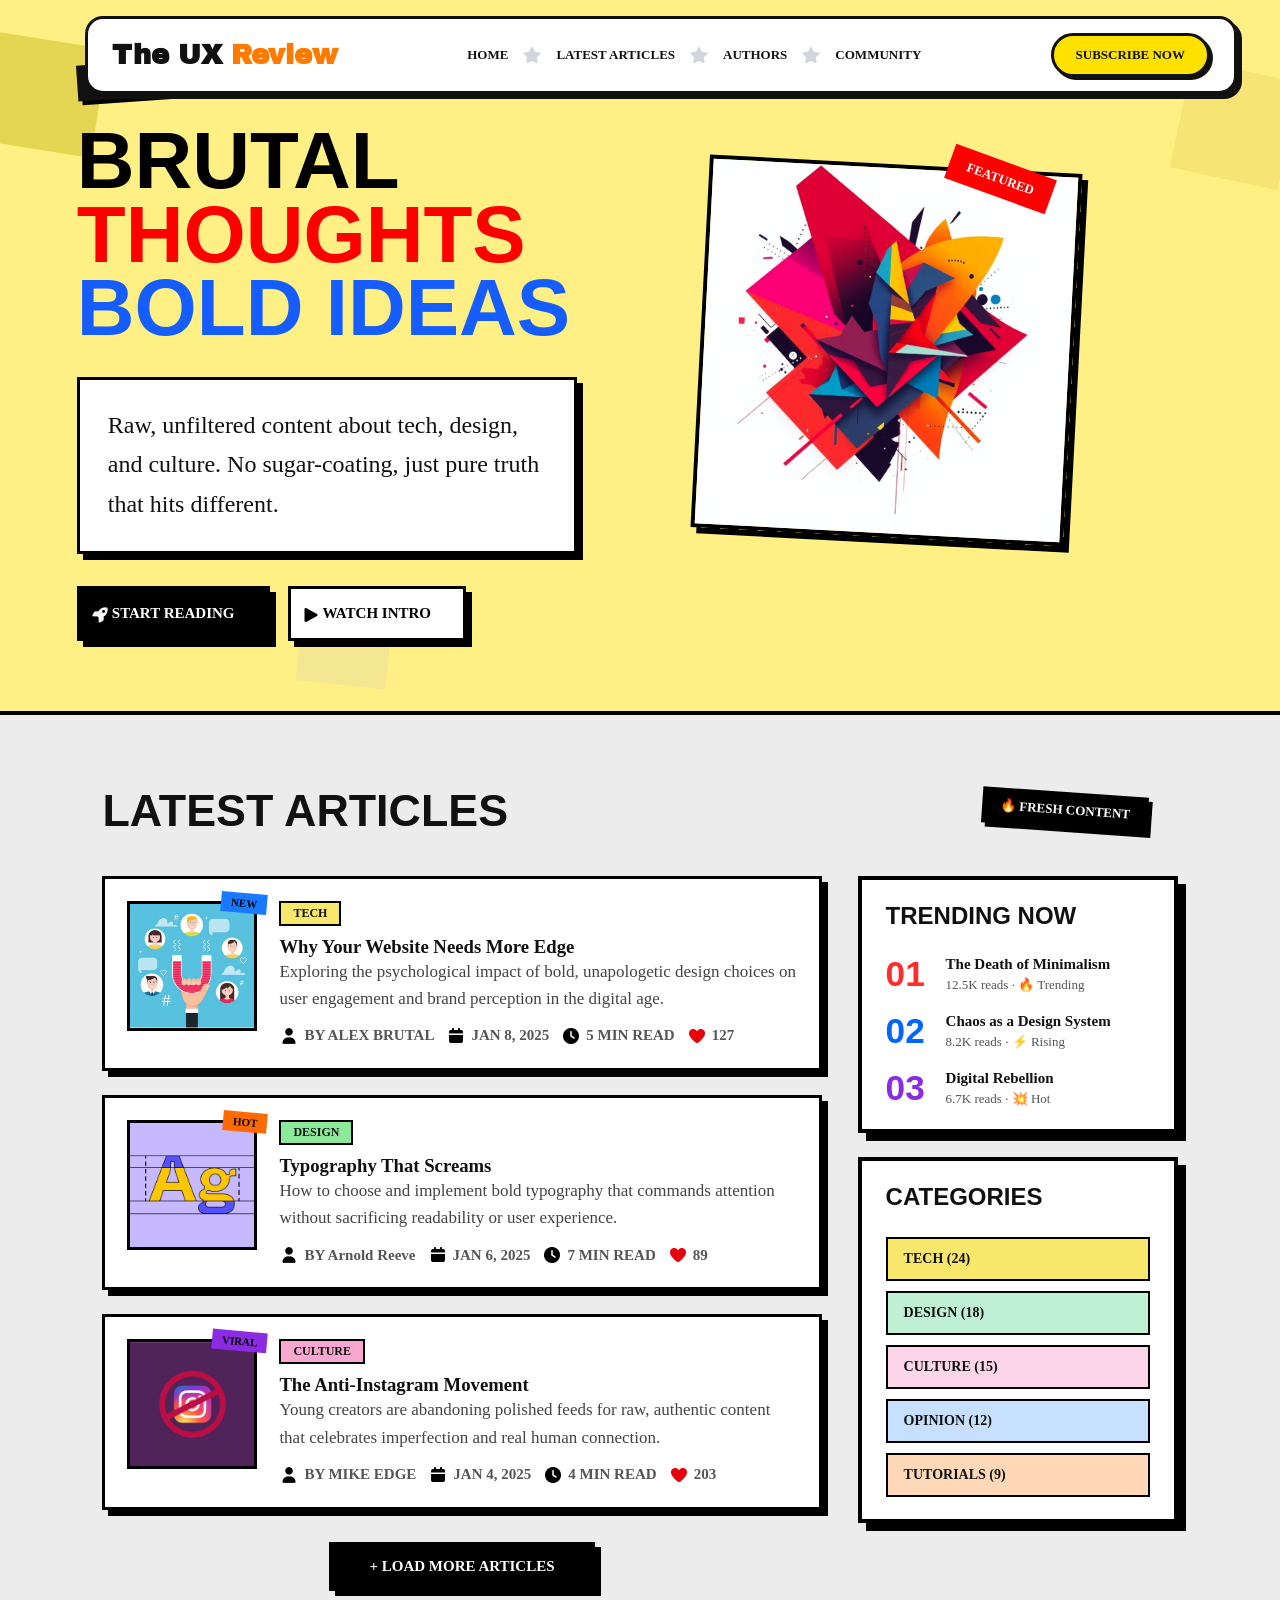
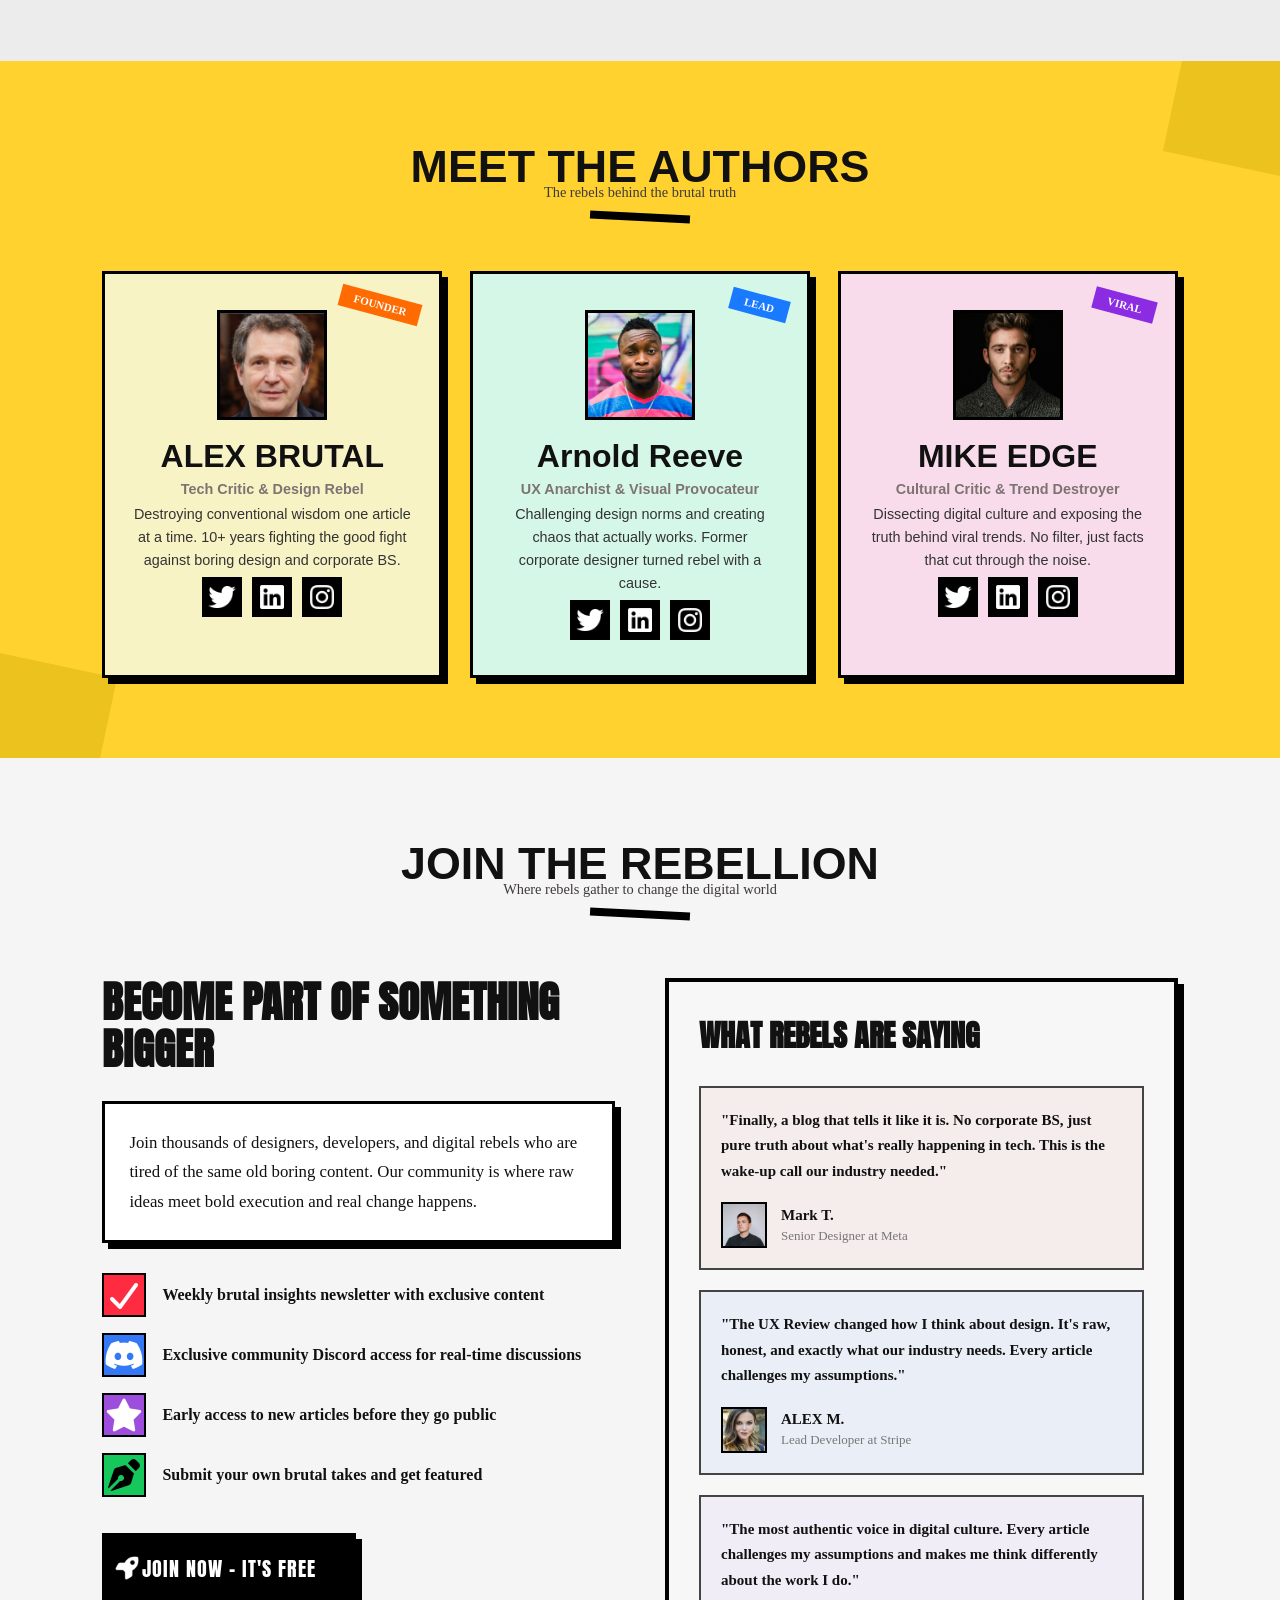
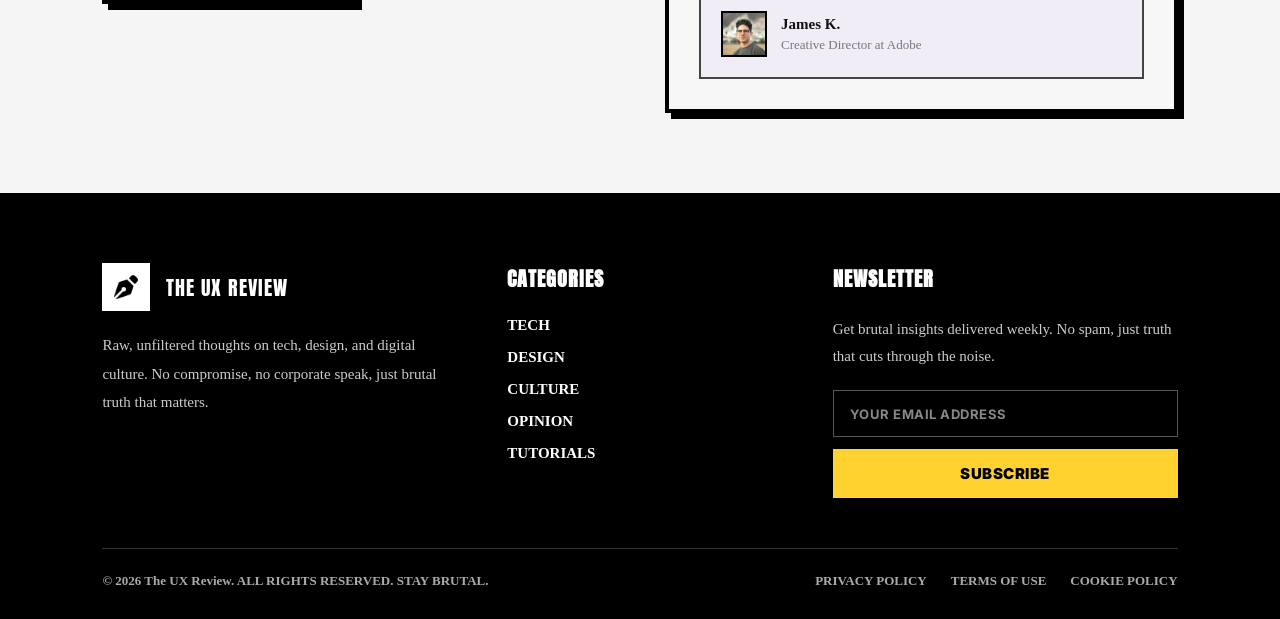
<file: index.html>
<!DOCTYPE html>
<html lang="en">
<head>
  <meta charset="UTF-8" />
  <meta name="viewport" content="width=device-width, initial-scale=1.0" />
  <title>The UX Review</title>
  <link rel="stylesheet" href="style.css">
  <link href="https://fonts.googleapis.com/css2?family=Anton&family=Archivo+Black&family=Inter:wght@400;500;600;700;900&display=swap"rel="stylesheet"/>
  <link rel="stylesheet" href="https://cdnjs.cloudflare.com/ajax/libs/font-awesome/6.5.2/css/all.min.css">
</head>
<body>


<div class="upper-section">

  <!-- Decorative squares -->
  <div class="deco deco-1"></div>
  <div class="deco deco-2"></div>
  <div class="deco deco-3"></div>


  <header class="navbar">
    <div class="navbar-logo">The UX <span>Review</span></div>

    <nav>
      <a href="#hero">HOME</a>
      <span> <img src="./images/icons/star-solid-full.png" alt="star"></span>
      <a href="#latestArticles">LATEST ARTICLES</a>
      <span> <img src="./images/icons/star-solid-full.png" alt="star"></span>
      <a href="#authors">AUTHORS</a>
      <span> <img src="./images/icons/star-solid-full.png" alt="star"></span>
      <a href="#community">COMMUNITY</a>
    </nav>

    <a href="#community" class="subscribe-btn">SUBSCRIBE NOW</a>
  </header>

  
  <section class="hero" id="hero">
    <div class="hero-content">
      <span class="hero-tag">🔥 TRENDING NOW</span>

      <h1>
        <span class="text-black">BRUTAL</span><br/>
        <span class="text-red">THOUGHTS</span><br/>
        <span class="text-blue">BOLD IDEAS</span><br>
      </h1>

      <div class="description-box">
        Raw, unfiltered content about tech, design, and culture.
        No sugar-coating, just pure truth that hits different.
      </div>

      <div class="hero-buttons">
        <a href="#latestArticles" class="btn btn-dark"> <img src="images/icons/rocket-solid-full.png" alt="rocket"> START READING</a>
        <a href="#" class="btn btn-light"> <img src="images/icons/play-solid-full.png" alt="play"> WATCH INTRO</a>
      </div>
    </div>

    <div class="hero-image">
      <span class="featured-tag">FEATURED</span>
      <img src="./images/hero-img.png" alt="Abstract brutalist geometric art" />
    </div>
  </section>

  <div class="hero-divider"></div>
</div>


<section class="articles-section" id="latestArticles">

  <div class="articles-header">
    <h2 class="section-title">LATEST ARTICLES</h2>
    <span class="section-badge fresh-badge">🔥 FRESH CONTENT</span>
  </div>

  <div class="articles-layout">

    
    <div class="articles-list">

      <article class="article-card">
        <div class="article-img-wrap">
          <img src="./images/user-engagement-2.jpg" alt="User engagement">
          <span class="card-badge badge-new">NEW</span>
        </div>
        <div class="article-info-1">
          <span class="mini-tag tag-tech">TECH</span>
          <h3>Why Your Website Needs More Edge</h3>
          <p>Exploring the psychological impact of bold, unapologetic design choices on user engagement and brand perception in the digital age.</p>
          <div class="meta">
            <span> <img src="images/icons/user-solid-full.png" alt="user"> BY ALEX BRUTAL</span>
            <span> <img src="images/icons/calendar-solid-full.png" alt="calender"> JAN 8, 2025</span>
            <span> <img src="images/icons/clock-solid-full.png" alt="clock"> 5 MIN READ</span>
            <span> <img src="images/icons/heart-solid-full-red.png" alt="heart"> 127</span>
          </div>
        </div>
      </article>

      <article class="article-card">
        <div class="article-img-wrap">
          <img src="./images/guide-to-typography.avif" alt="Typography guide">
          <span class="card-badge badge-hot">HOT</span>
        </div>
        <div class="article-info-2">
          <span class="mini-tag tag-design">DESIGN</span>
          <h3>Typography That Screams</h3>
          <p>How to choose and implement bold typography that commands attention without sacrificing readability or user experience.</p>
          <div class="meta">
            <span> <img src="images/icons/user-solid-full.png" alt="user"> BY Arnold Reeve</span>
            <span> <img src="images/icons/calendar-solid-full.png" alt="calender"> JAN 6, 2025</span>
            <span> <img src="images/icons/clock-solid-full.png" alt="clock"> 7 MIN READ</span>
            <span> <img src="images/icons/heart-solid-full-red.png" alt="heart"> 89</span>
          </div>
        </div>
      </article>

      <article class="article-card">
        <div class="article-img-wrap">
          <img src="./images/anti-instagram.jpg" alt="Anti-Instagram movement">
          <span class="card-badge badge-viral">VIRAL</span>
        </div>
        <div class="article-info-3">
          <span class="mini-tag tag-culture">CULTURE</span>
          <h3>The Anti-Instagram Movement</h3>
          <p>Young creators are abandoning polished feeds for raw, authentic content that celebrates imperfection and real human connection.</p>
          <div class="meta">
            <span> <img src="images/icons/user-solid-full.png" alt="user"> BY MIKE EDGE</span>
            <span> <img src="images/icons/calendar-solid-full.png" alt="calender"> JAN 4, 2025</span>
            <span> <img src="images/icons/clock-solid-full.png" alt="clock"> 4 MIN READ</span>
            <span> <img src="images/icons/heart-solid-full-red.png" alt="heart"> 203</span>
          </div>
        </div>
      </article>

      <div class="load-more-wrap">
        <a href="#" class="load-more">+ LOAD MORE ARTICLES</a>
      </div>

    </div>

    
    <aside class="sidebar">

      <div class="sidebar-box">
        <h2 class="sidebar-heading">TRENDING NOW</h2>

        <div class="trend-item">
          <span class="trend-num num-red">01</span>
          <div class="trend-content">
            <h4>The Death of Minimalism</h4>
            <p>12.5K reads &middot; 🔥 Trending</p>
          </div>
        </div>

        <div class="trend-item">
          <span class="trend-num num-blue">02</span>
          <div class="trend-content">
            <h4>Chaos as a Design System</h4>
            <p>8.2K reads &middot; ⚡ Rising</p>
          </div>
        </div>

        <div class="trend-item">
          <span class="trend-num num-purple">03</span>
          <div class="trend-content">
            <h4>Digital Rebellion</h4>
            <p>6.7K reads &middot; 💥 Hot</p>
          </div>
        </div>
      </div>

      <div class="sidebar-box">
        <h2 class="sidebar-heading">CATEGORIES</h2>
        <div class="category cat-tech">TECH (24)</div>
        <div class="category cat-design">DESIGN (18)</div>
        <div class="category cat-culture">CULTURE (15)</div>
        <div class="category cat-opinion">OPINION (12)</div>
        <div class="category cat-tutorials">TUTORIALS (9)</div>
      </div>

    </aside>

  </div>

</section>


<section class="authors-section" id="authors">
  <h2 class="section-title centered">MEET THE AUTHORS</h2>
  <p class="section-subtitle">The rebels behind the brutal truth</p>
  <div class="section-underline"></div>

  <div class="authors-grid">

    <div class="author-card card-cream">
      <span class="author-badge badge-founder">FOUNDER</span>
      <img src="./images/avatar-1.jpg" alt="Alex Brutal" />
      <h3>ALEX BRUTAL</h3>
      <p class="author-role">Tech Critic &amp; Design Rebel</p>
      <p class="author-bio">Destroying conventional wisdom one article at a time. 10+ years fighting the good fight against boring design and corporate BS.</p>
      <div class="socials">
        <a href="#" class="social-link-1"> <img src="images/icons/twitter-brands-solid-full.png" alt="twitter"></a>
        <a href="#" class="social-link-2"> <img src="images/icons/linkedin-brands-solid-full.png" alt="linkedin"></a>
        <a href="#" class="social-link-3"> <img src="images/icons/instagram-brands-solid-full.png" alt="instagram"></a>
      </div>
    </div>

    <div class="author-card card-mint">
      <span class="author-badge badge-lead">LEAD</span>
      <img src="./images/avatar-2.jpg" alt="Arnold Reeve" />
      <h3>Arnold Reeve</h3>
      <p class="author-role">UX Anarchist &amp; Visual Provocateur</p>
      <p class="author-bio">Challenging design norms and creating chaos that actually works. Former corporate designer turned rebel with a cause.</p>
      <div class="socials">
        <a href="#" class="social-link-1"> <img src="images/icons/twitter-brands-solid-full.png" alt="twitter"></a>
        <a href="#" class="social-link-2"> <img src="images/icons/linkedin-brands-solid-full.png" alt="linkedin"></a>
        <a href="#" class="social-link-3"> <img src="images/icons/instagram-brands-solid-full.png" alt="instagram"></a>
      </div>
    </div>

    <div class="author-card card-pink">
      <span class="author-badge badge-viral-purple">VIRAL</span>
      <img src="./images/avatar-3.jpg" alt="Mike Edge" />
      <h3>MIKE EDGE</h3>
      <p class="author-role">Cultural Critic &amp; Trend Destroyer</p>
      <p class="author-bio">Dissecting digital culture and exposing the truth behind viral trends. No filter, just facts that cut through the noise.</p>
      <div class="socials">
        <a href="#" class="social-link-1"> <img src="images/icons/twitter-brands-solid-full.png" alt="twitter"></a>
        <a href="#" class="social-link-2"> <img src="images/icons/linkedin-brands-solid-full.png" alt="linkedin"></a>
        <a href="#" class="social-link-3"> <img src="images/icons/instagram-brands-solid-full.png" alt="instagram"></a>
      </div>
    </div>

  </div>
</section>


<section class="community-section" id="community">

  <div class="section-header">
    <h2 class="section-title centered">JOIN THE REBELLION</h2>
    <p class="section-subtitle">Where rebels gather to change the digital world</p>
    <div class="section-underline"></div>
  </div>

  <div class="community-grid">

    
    <div class="left-content">
      <h3 class="community-heading">BECOME PART OF SOMETHING BIGGER</h3>

      <div class="intro-box">
        Join thousands of designers, developers, and digital rebels
        who are tired of the same old boring content. Our community
        is where raw ideas meet bold execution and real change happens.
      </div>

      <div class="feature-list">
        <div class="feature-item">
          <div class="feat-icon icon-red"> <img src="images/icons/check-solid-full.png" alt="check"></div>
          <p>Weekly brutal insights newsletter with exclusive content</p>
        </div>
        <div class="feature-item">
          <div class="feat-icon icon-blue"> <img src="images/icons/discord-brands-solid-full.png" alt="discord"></div>
          <p>Exclusive community Discord access for real-time discussions</p>
        </div>
        <div class="feature-item">
          <div class="feat-icon icon-purple"> <img src="images/icons/star-solid-full-white.png" alt="star"></div>
          <p>Early access to new articles before they go public</p>
        </div>
        <div class="feature-item">
          <div class="feat-icon icon-green"> <img src="images/icons/pen-nib-solid-full.png" alt="pen"></div>
          <p>Submit your own brutal takes and get featured</p>
        </div>
      </div>

      <button class="join-btn"> <img src="images/icons/rocket-solid-full.png" alt="rocket"> JOIN NOW - IT'S FREE</button>
    </div>

    
    <div class="testimonial-wrapper">
      <h3 class="testimonial-heading">WHAT REBELS ARE SAYING</h3>

      <div class="testimonial t-pink">
        <p>"Finally, a blog that tells it like it is. No corporate BS, just pure truth about what's really happening in tech. This is the wake-up call our industry needed."</p>
        <div class="testimonial-user">
          <img src="./images/avatar-4.avif" alt="Mark T." />
          <div>
            <h4>Mark T.</h4>
            <span>Senior Designer at Meta</span>
          </div>
        </div>
      </div>

      <div class="testimonial t-blue">
        <p>"The UX Review changed how I think about design. It's raw, honest, and exactly what our industry needs. Every article challenges my assumptions."</p>
        <div class="testimonial-user">
          <img src="./images/avatar-5.jpg" alt="Alex M." />
          <div>
            <h4>ALEX M.</h4>
            <span>Lead Developer at Stripe</span>
          </div>
        </div>
      </div>

      <div class="testimonial t-lavender">
        <p>"The most authentic voice in digital culture. Every article challenges my assumptions and makes me think differently about the work I do."</p>
        <div class="testimonial-user">
          <img src="./images/avatar-6.avif" alt="James K." />
          <div>
            <h4>James K.</h4>
            <span>Creative Director at Adobe</span>
          </div>
        </div>
      </div>
    </div>

  </div>
</section>


<footer class="footer">
  <div class="footer-grid">

    <div class="footer-about">
      <div class="footer-logo">
        <div class="logo-icon"> <img src="images/icons/pen-nib-solid-full.png" alt="logo"></div>
        <span>THE UX REVIEW</span>
      </div>
      <p>Raw, unfiltered thoughts on tech, design, and digital culture. No compromise, no corporate speak, just brutal truth that matters.</p>
    </div>

    <div class="footer-links">
      <h4>CATEGORIES</h4>
      <ul>
        <li><a href="#">TECH</a></li>
        <li><a href="#">DESIGN</a></li>
        <li><a href="#">CULTURE</a></li>
        <li><a href="#">OPINION</a></li>
        <li><a href="#">TUTORIALS</a></li>
      </ul>
    </div>

    <div class="footer-newsletter">
      <h4>NEWSLETTER</h4>
      <p>Get brutal insights delivered weekly. No spam, just truth that cuts through the noise.</p>
      <input type="email" placeholder="YOUR EMAIL ADDRESS" />
      <button>SUBSCRIBE</button>
    </div>

  </div>

  <div class="footer-bottom">
    <p>&copy; 2026 The UX Review. ALL RIGHTS RESERVED. STAY BRUTAL.</p>
    <div class="footer-legal">
      <a href="#">PRIVACY POLICY</a>
      <a href="#">TERMS OF USE</a>
      <a href="#">COOKIE POLICY</a>
    </div>
  </div>
</footer>

</body>
</html>
</file>
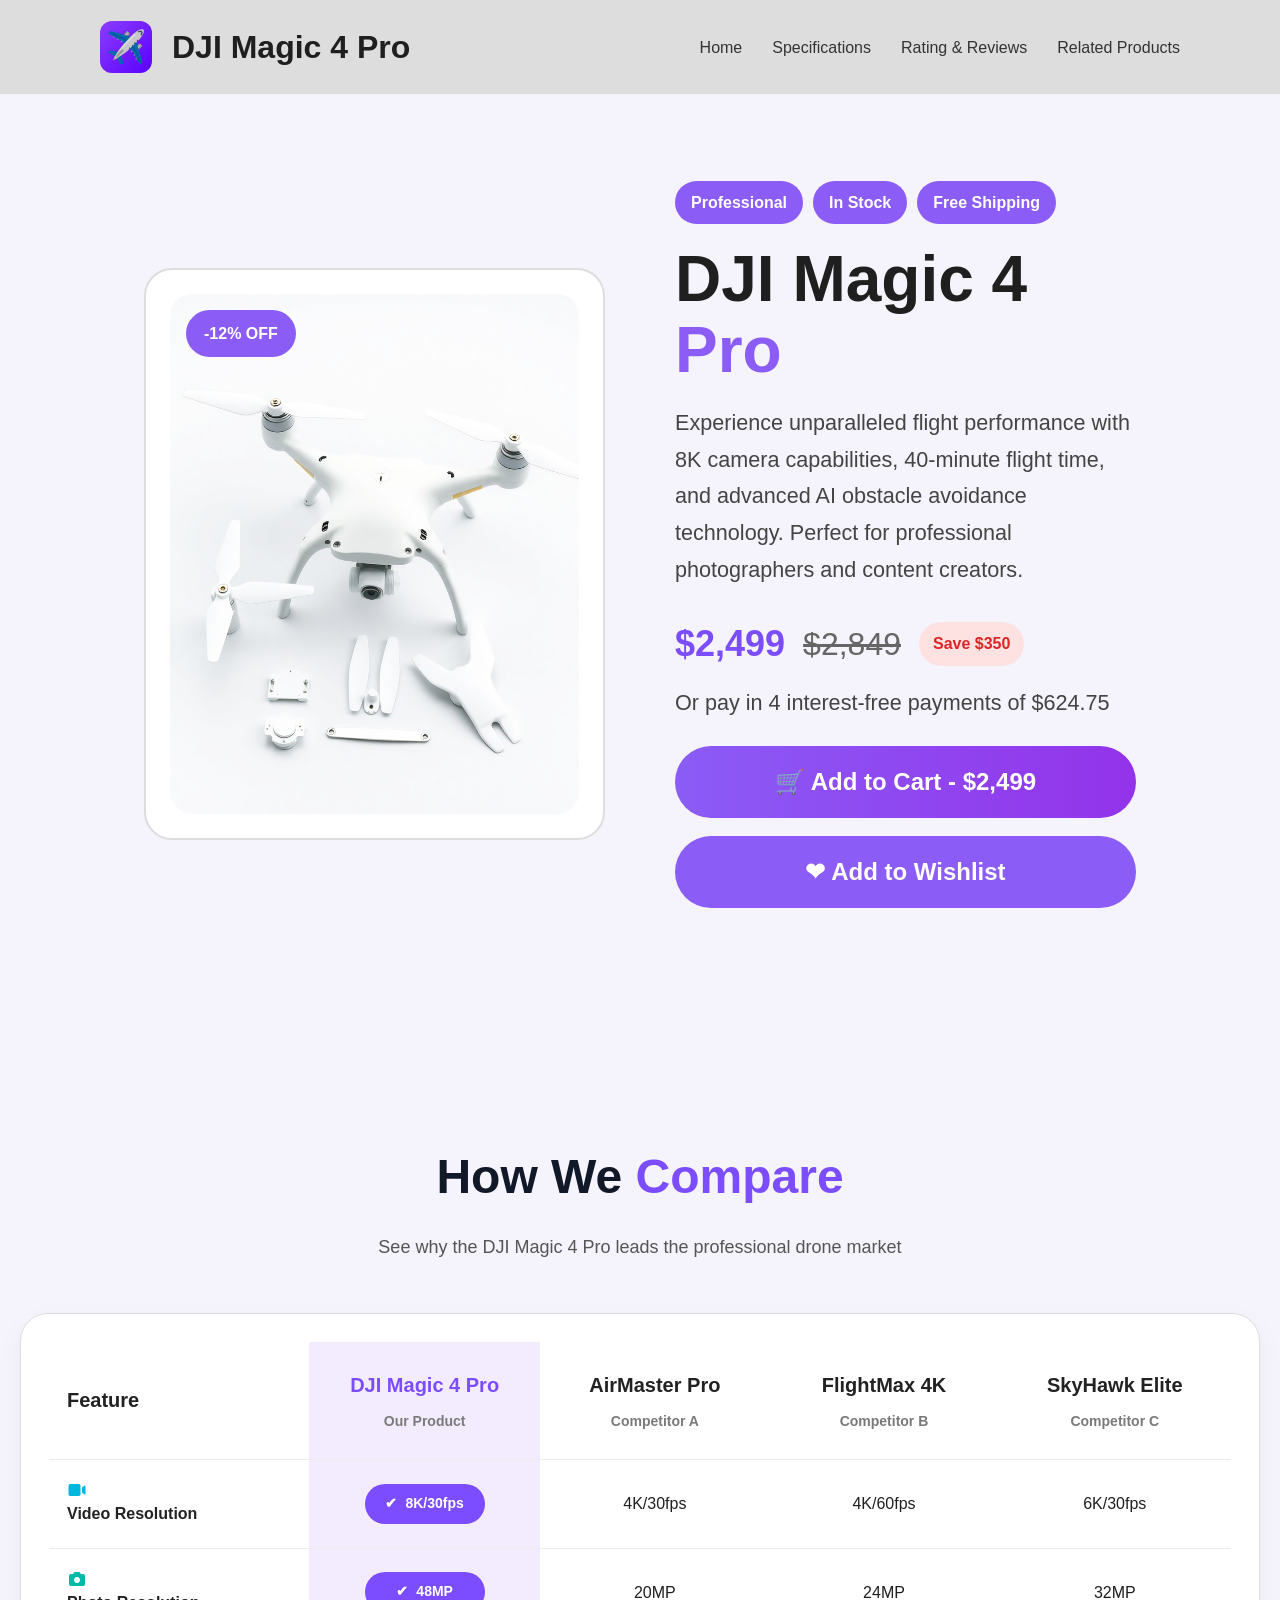
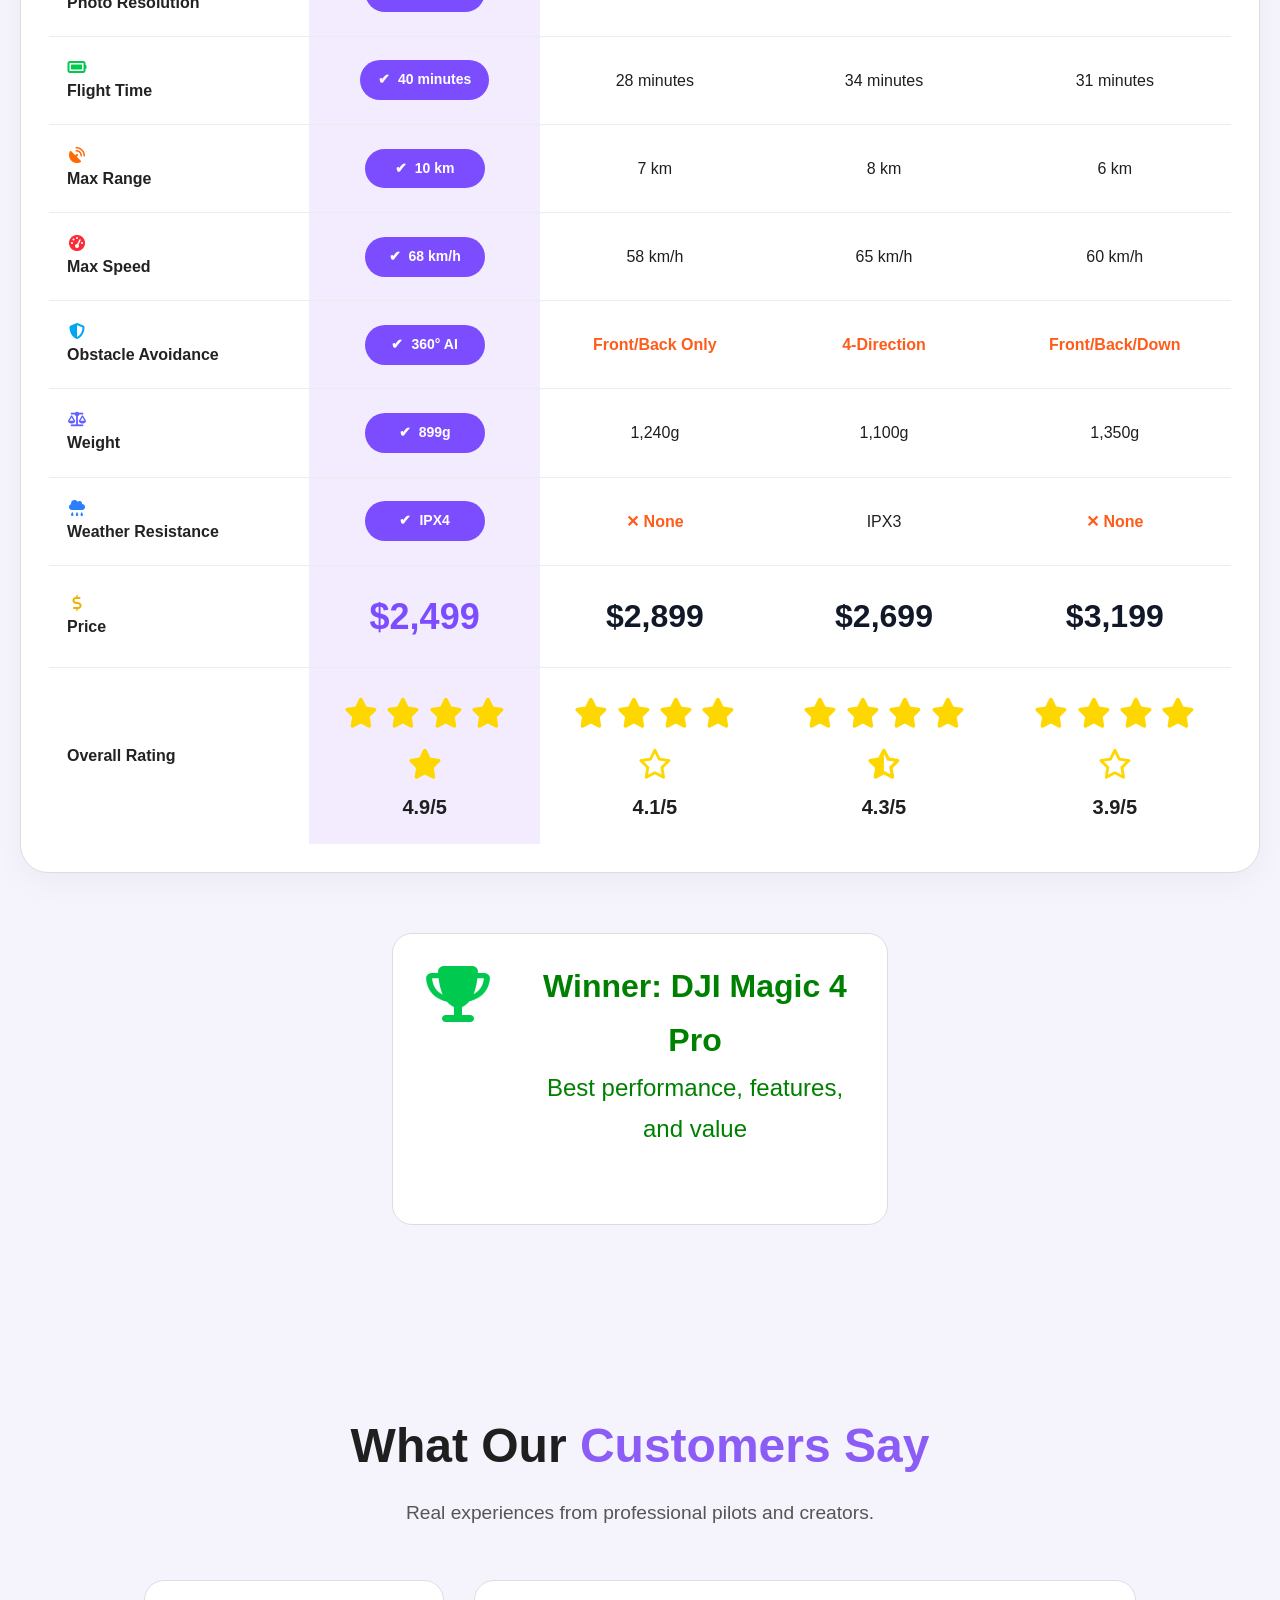
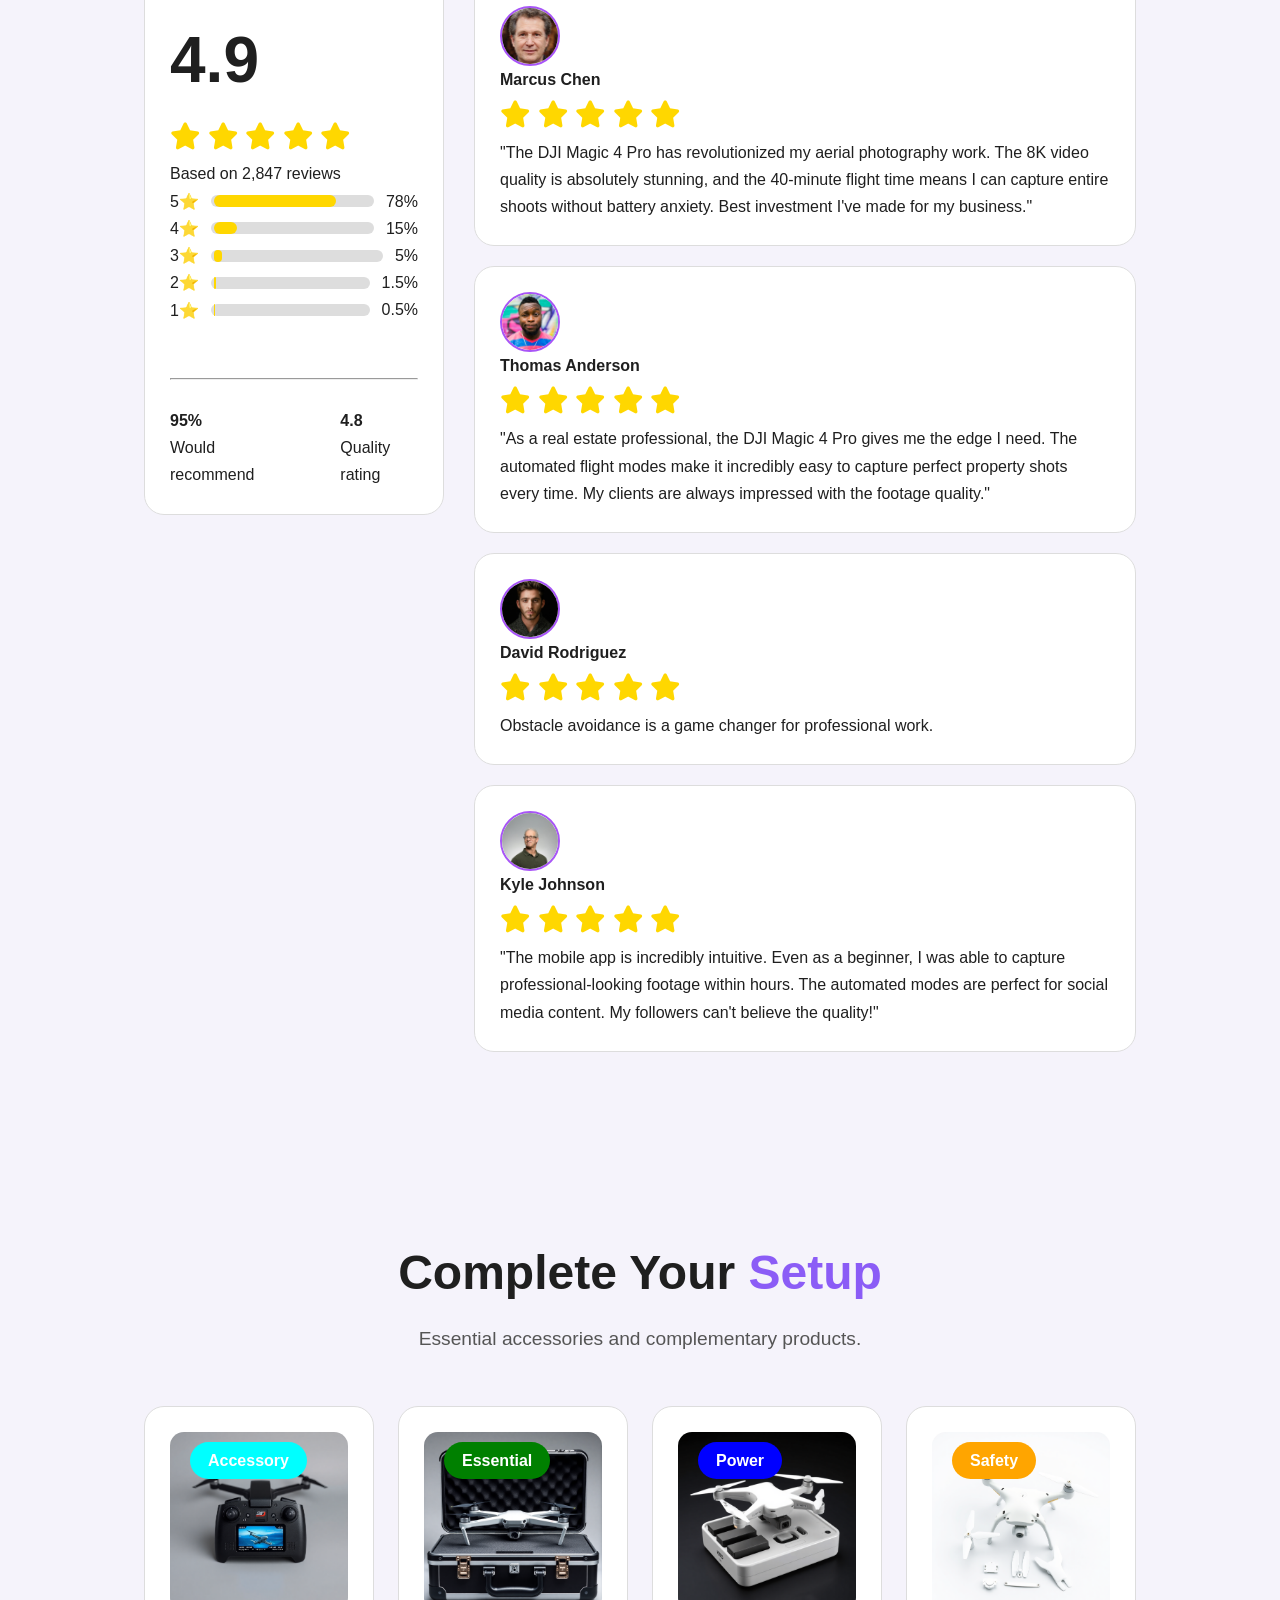
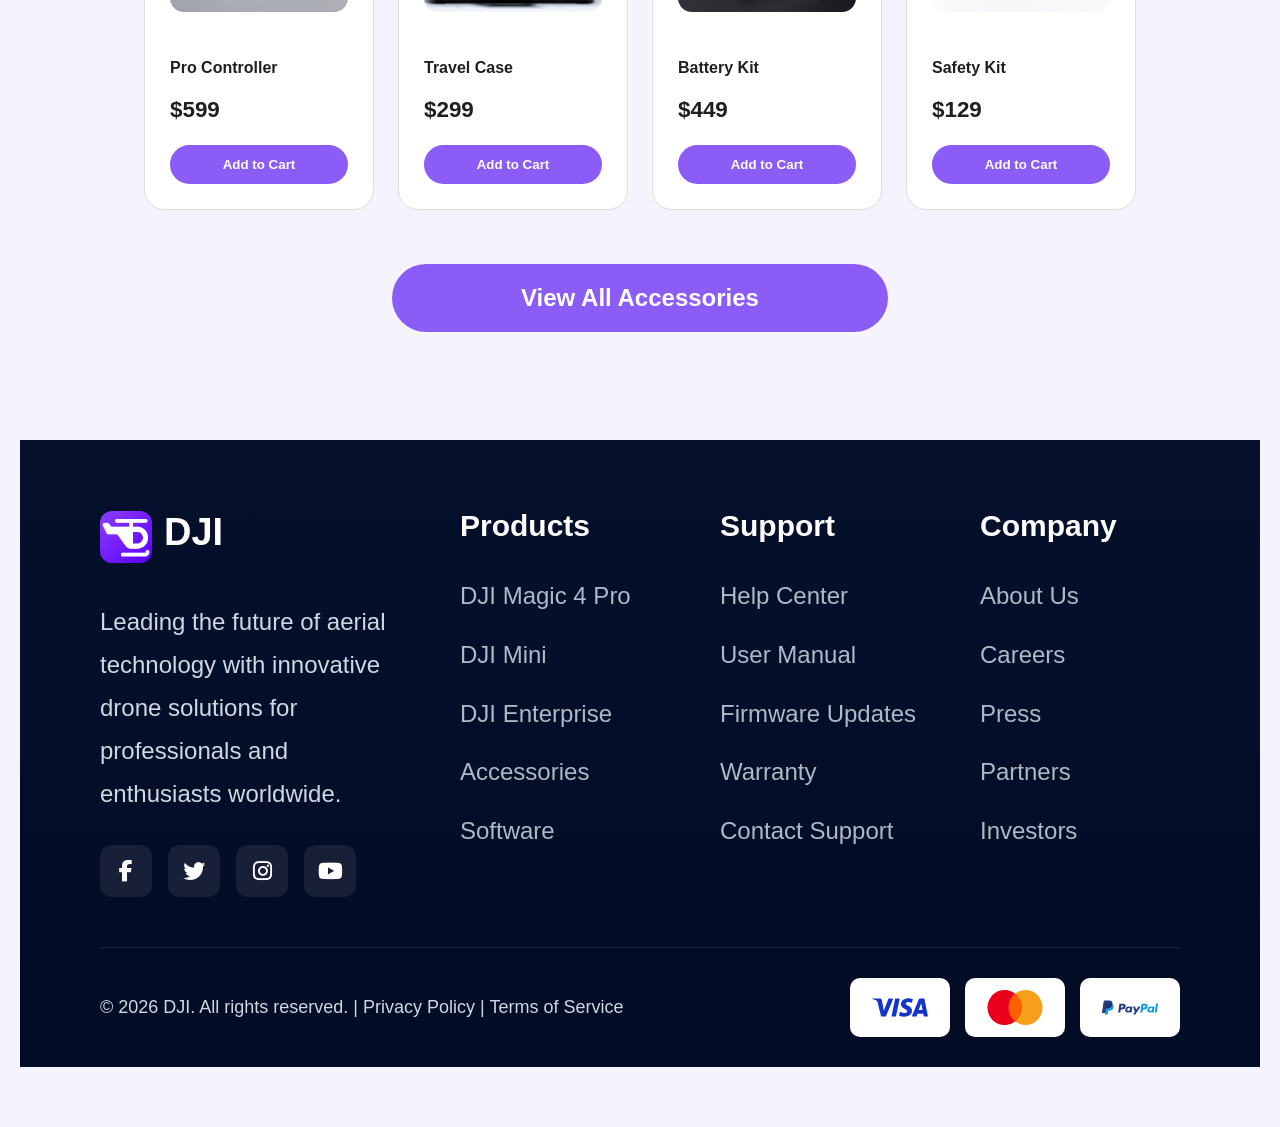
<file: pages/index.html>
<!doctype html>
<html lang="en">
<head>
<meta charset="UTF-8" />
<meta name="viewport" content="width=device-width, initial-scale=1.0" />
<title>DJI Magic 4 Pro</title>
<link rel="stylesheet"
href="https://cdnjs.cloudflare.com/ajax/libs/font-awesome/6.5.1/css/all.min.css">
<link rel="stylesheet" href="../css/style.css">
</head>
<body>

<header class="header">
<div class="container nav">
<div class="logo">
<div class="logo-icon">✈️</div>
<span>DJI Magic 4 Pro</span>
</div>

<nav>
<a class="Home" href="#Home">Home</a>
<a class="specs" href="#specs">Specifications</a>
<a class="reviews" href="#reviews">Rating & Reviews</a>
<a class="products" href="#products">Related Products</a>
</nav>
</div>
</header>


<section class="hero">
<div class="container hero-grid">
<div class="product-image-card">
<span class="discount">-12% OFF</span>
<img src="../images/related-products-4.png" alt="Drone" />
</div>

<div class="product-info">
<div class="badges">
<span>Professional</span>
<span>In Stock</span>
<span>Free Shipping</span>
</div>

<h1>DJI Magic 4 <span>Pro</span></h1>

<p>
Experience unparalleled flight performance with 8K camera
capabilities, 40-minute flight time, and advanced AI obstacle
avoidance technology. Perfect for professional photographers and
content creators.
</p>

<div class="price-row">
<div class="price">$2,499</div>
<div class="old-price">$2,849</div>
<div class="save">Save $350</div>
</div>

<p class="installment">
Or pay in 4 interest-free payments of $624.75
</p>

<button class="btn btn-primary">🛒 Add to Cart - $2,499</button>
<button class="btn btn-outline">❤ Add to Wishlist</button>
</div>
</div>
</section>

<section class="compare-section">
<h1>How We <span>Compare</span></h1>

<p>See why the DJI Magic 4 Pro leads the professional drone market</p>

<div class="table-wrapper">
<table>
<thead>
<tr>
    <th>Feature</th>

    <th class="featured featured-top">
    DJI Magic 4 Pro
    <span class="sub">Our Product</span>
    </th>

    <th>
    AirMaster Pro
    <span class="sub">Competitor A</span>
    </th>

    <th>
    FlightMax 4K
    <span class="sub">Competitor B</span>
    </th>

    <th>
    SkyHawk Elite
    <span class="sub">Competitor C</span>
    </th>
</tr>
</thead>

<tbody>
<tr>
    <td>
    <span class="icon"
        ><img
        src="../images/icons/video-solid-full.png"
        alt="Video Resolution" /></span
    >Video Resolution
    </td>

    <td class="featured">
    <span class="badge">
        <span class="check">✔</span> 8K/30fps
    </span>
    </td>

    <td>4K/30fps</td>
    <td>4K/60fps</td>
    <td>6K/30fps</td>
</tr>

<tr>
    <td>
    <span class="icon"
        ><img
        src="../images/icons/camera-solid-full.png"
        alt="Photo Resolution" /></span
    >Photo Resolution
    </td>

    <td class="featured">
    <span class="badge"> <span class="check">✔</span> 48MP </span>
    </td>

    <td>20MP</td>
    <td>24MP</td>
    <td>32MP</td>
</tr>

<tr>
    <td>
    <span class="icon"
        ><img
        src="../images/icons/battery-full-solid-full.png"
        alt="Flight Time" /></span
    >Flight Time
    </td>

    <td class="featured">
    <span class="badge">
        <span class="check">✔</span> 40 minutes
    </span>
    </td>

    <td>28 minutes</td>
    <td>34 minutes</td>
    <td>31 minutes</td>
</tr>

<tr>
    <td>
    <span class="icon"
        ><img
        src="../images/icons/satellite-dish-solid-full.png"
        alt=" Max Range " /></span
    >Max Range
    </td>

    <td class="featured">
    <span class="badge"> <span class="check">✔</span> 10 km </span>
    </td>

    <td>7 km</td>
    <td>8 km</td>
    <td>6 km</td>
</tr>

<tr>
    <td>
    <span class="icon"
        ><img
        src="../images/icons/gauge-high-solid-full.png"
        alt=" Max Speed " /></span
    >Max Speed
    </td>

    <td class="featured">
    <span class="badge">
        <span class="check">✔</span> 68 km/h
    </span>
    </td>

    <td>58 km/h</td>
    <td>65 km/h</td>
    <td>60 km/h</td>
</tr>

<tr>
    <td>
    <span class="icon"
        ><img
        src="../images/icons/shield-halved-solid-full.png"
        alt=" Obstacle Avoidance " /></span
    >Obstacle Avoidance
    </td>

    <td class="featured">
    <span class="badge">
        <span class="check">✔</span> 360° AI
    </span>
    </td>

    <td class="orange">Front/Back Only</td>
    <td class="orange">4-Direction</td>
    <td class="orange">Front/Back/Down</td>
</tr>

<tr>
    <td>
    <span class="icon"
        ><img
        src="../images/icons/scale-balanced-solid-full.png"
        alt="Weight" /></span
    >Weight
    </td>

    <td class="featured">
    <span class="badge"> <span class="check">✔</span> 899g </span>
    </td>

    <td>1,240g</td>
    <td>1,100g</td>
    <td>1,350g</td>
</tr>

<tr>
    <td>
    <span class="icon"
        ><img
        src="../images/icons/cloud-rain-solid-full.png"
        alt=" Weather Resistance " /></span
    >Weather Resistance
    </td>

    <td class="featured">
    <span class="badge"> <span class="check">✔</span> IPX4 </span>
    </td>

    <td class="orange">✕ None</td>
    <td>IPX3</td>
    <td class="orange">✕ None</td>
</tr>

<tr>
    <td>
    <span class="icon"
        ><img
        src="../images/icons/dollar-sign-solid-full.png"
        alt="Price" /></span
    >Price
    </td>

    <td class="featured">
    <div class="price">$2,499</div>
    </td>

    <td><div class="normal-price">$2,899</div></td>
    <td><div class="normal-price">$2,699</div></td>
    <td><div class="normal-price">$3,199</div></td>
</tr>

<tr>
    <td>Overall Rating</td>

    <td class="featured">
    <div class="stars-icon">
        <i class="fa-solid fa-star"></i>
        <i class="fa-solid fa-star"></i>
        <i class="fa-solid fa-star"></i>
        <i class="fa-solid fa-star"></i>
        <i class="fa-solid fa-star"></i>
    </div>
    <div class="rating">4.9/5</div>
    </td>

    <td>
    <div class="stars-icon">
        <i class="fa-solid fa-star"></i>
        <i class="fa-solid fa-star"></i>
        <i class="fa-solid fa-star"></i>
        <i class="fa-solid fa-star"></i>
        <i class="fa-regular fa-star"></i>
        </div>
    </div>
    <div class="rating">4.1/5</div>
    </td>

    <td>
    <div class="stars-icon">
        <i class="fa-solid fa-star"></i>
        <i class="fa-solid fa-star"></i>
        <i class="fa-solid fa-star"></i>
        <i class="fa-solid fa-star"></i>
        <i class="fa-solid fa-star-half-stroke"></i>
    </div>
    </div>
    <div class="rating">4.3/5</div>
    </td>

    <td>
    <div class="stars-icon">
        <i class="fa-solid fa-star"></i>
        <i class="fa-solid fa-star"></i>
        <i class="fa-solid fa-star"></i>
        <i class="fa-solid fa-star"></i>
        <i class="fa-regular fa-star"></i>                  
        </div>
    </div>
    <div class="rating">3.9/5</div>
    </td>
</tr>
</tbody>
</table>
</div>
<div class="best-performance">
<div class="icon">
<img
src="../images/icons/trophy-solid-full.png"
alt="Best Performance"
/>
</div>

<div class="content-best">
<h3>Winner: DJI Magic 4 Pro</h3>
<p>Best performance, features, and value</p>
</div>
</div>
</section>


<section class="reviews" id="reviews">
<div class="container">
<h2>What Our <span>Customers Say</span></h2>
<p class="section-subtitle">
Real experiences from professional pilots and creators.
</p>

<div class="reviews-grid">
<div class="rating-box">
<h3>4.9</h3>
<div class="stars-icon-review">
    <i class="fa-solid fa-star"></i>
    <i class="fa-solid fa-star"></i>
    <i class="fa-solid fa-star"></i>
    <i class="fa-solid fa-star"></i>
    <i class="fa-solid fa-star"></i>
</div>
<p>Based on 2,847 reviews</p>
<div class="space-y-4">
    <div class="rating-bar">
    <span >5⭐</span>
    <div class="bar">
        <div class="rate1y"></div>
    </div>
    <span>78%</span>
    </div>
    <div class="rating-bar">
    <span >4⭐</span>
    <div class="bar">
        <div class="rate2y"></div>
    </div>
    <span>15%</span>
    </div>
    <div class="rating-bar">

    <span >3⭐</span>
    <div class="bar">
        <div class="rate3y"></div>
    </div>
    <span>5%</span>
    </div>
    <div class="rating-bar">
    <span >2⭐</span>
    <div class="bar">
        <div class="rate4y"></div>
    </div>
    <span>1.5%</span>
    </div>
    <div class="rating-bar">
    <span >1⭐</span>
    <div class="bar">
        <div class="rate5y"></div>
    </div>
    <span>0.5%</span>
    </div>
</div>
<br>
<br>
<hr>
<br>

<div class="statistics">
    <div class="would">
        <h4>95%</h4>
        <p>Would recommend</p>
    </div>
    <div class="quality">
        <h4>4.8</h4>
        <p>Quality rating</p>
    </div>
</div>
</div>

<div class="review-list">
<div class="review-card">
    <img class="avatar" src="../images/avatar-1.jpg" alt="avatar" />
    <h4>Marcus Chen</h4>
    <div class="stars-icon-review">
    <i class="fa-solid fa-star"></i>
    <i class="fa-solid fa-star"></i>
    <i class="fa-solid fa-star"></i>
    <i class="fa-solid fa-star"></i>
    <i class="fa-solid fa-star"></i>
    </div>
    <p>
    "The DJI Magic 4 Pro has revolutionized my aerial photography work. The 8K video quality is absolutely stunning, and the 40-minute flight time means I can capture entire shoots without battery anxiety. Best investment I've made for my business."
    </p>
</div>

<div class="review-card">
    <img class="avatar" src="../images/avatar-2.jpg" alt="avatar" />
    <h4>Thomas Anderson</h4>
    <div class="stars-icon-review">
    <i class="fa-solid fa-star"></i>
    <i class="fa-solid fa-star"></i>
    <i class="fa-solid fa-star"></i>
    <i class="fa-solid fa-star"></i>
    <i class="fa-solid fa-star"></i>
    </div>
    <p>
    "As a real estate professional, the DJI Magic 4 Pro gives me the edge I need. The automated flight modes make it incredibly easy to capture perfect property shots every time. My clients are always impressed with the footage quality."


    </p>
</div>

<div class="review-card">
    <img class="avatar" src="../images/avatar-3.jpg" alt="avatar" />
    <h4>David Rodriguez</h4>
    <div class="stars-icon-review">
    
    <i class="fa-solid fa-star"></i>
    <i class="fa-solid fa-star"></i>
    <i class="fa-solid fa-star"></i>
    <i class="fa-solid fa-star"></i>
    <i class="fa-solid fa-star"></i>
    </div>
    <p>Obstacle avoidance is a game changer for professional work.</p>
</div>
<div class="review-card">
    <img class="avatar" src="../images/avatar-4.jpg" alt="avatar" />
    <h4>Kyle Johnson</h4>
    <div class="stars-icon-review">
    
    <i class="fa-solid fa-star"></i>
    <i class="fa-solid fa-star"></i>
    <i class="fa-solid fa-star"></i>
    <i class="fa-solid fa-star"></i>
    <i class="fa-solid fa-star"></i>
    </div>
    <p>
    "The mobile app is incredibly intuitive. Even as a beginner, I
    was able to capture professional-looking footage within hours.
    The automated modes are perfect for social media content. My
    followers can't believe the quality!"
    </p>
</div>
</div>
</div>
</div>
</section>

<section class="products" id="products">
<div class="container">
<h2>Complete Your <span>Setup</span></h2>
<p class="section-subtitle">
Essential accessories and complementary products.
</p>

<div class="product-grid">
<div class="product-card">
<img src="../images/related-products-1.png" alt="Controller" />
<span class="accessory">Accessory</span>

<h4>Pro Controller</h4>
<div class="product-price">$599</div>
<button>Add to Cart</button>
</div>

<div class="product-card">
<img src="../images/related-products-2.png" alt="Travel Case" />
<span class="essential">Essential</span>
<h4>Travel Case</h4>
<div class="product-price">$299</div>
<button>Add to Cart</button>
</div>

<div class="product-card">
<img src="../images/related-products-3.png" alt="Battery Kit" />
<span class="power">Power</span>
<h4>Battery Kit</h4>
<div class="product-price">$449</div>
<button>Add to Cart</button>
</div>

<div class="product-card">
<img src="../images/related-products-4.png" alt="Safety Kit" />
<span class="safety">Safety</span>
<h4>Safety Kit</h4>
<div class="product-price">$129</div>
<button>Add to Cart</button>
</div>
</div>
<br />
<br />
<button class="btn-3">View All Accessories</button>
</div>
</section>

<footer class="footer">
<div class="footer-container">


    <div class="footer-about">
    <div class="logo-box">
        <div class="logo-icon"><img src="../images/icons/helicopter-solid-full.png" alt="logo"></div>
        <h2>DJI</h2>
    </div>

    <p>
        Leading the future of aerial technology
        with innovative drone solutions for
        professionals and enthusiasts worldwide.
    </p>

    <div class="social-icons">
        <a href="#"><i class="fab fa-facebook-f"></i></a>
        <a href="#"><i class="fab fa-twitter"></i></a>
        <a href="#"><i class="fab fa-instagram"></i></a>
        <a href="#"><i class="fab fa-youtube"></i></a>
    </div>
    </div>

    <div class="footer-links">
    <h3>Products</h3>
    <a href="#">DJI Magic 4 Pro</a>
    <a href="#">DJI Mini</a>
    <a href="#">DJI Enterprise</a>
    <a href="#">Accessories</a>
    <a href="#">Software</a>
    </div>

    <div class="footer-links">
    <h3>Support</h3>
    <a href="#">Help Center</a>
    <a href="#">User Manual</a>
    <a href="#">Firmware Updates</a>
    <a href="#">Warranty</a>
    <a href="#">Contact Support</a>
    </div>

    <div class="footer-links">
    <h3>Company</h3>
    <a href="#">About Us</a>
    <a href="#">Careers</a>
    <a href="#">Press</a>
    <a href="#">Partners</a>
    <a href="#">Investors</a>
    </div>

</div>

<div class="footer-bottom">
    <p>
    ©️ 2026 DJI. All rights reserved. |
    <a href="#">Privacy Policy</a> |
    <a href="#">Terms of Service</a>
    </p>

    <div class="payment-icons">
    <img src="../images/visa.svg" alt="visa">
    <img src="../images/master-card.svg" alt="mastercard">
    <img src="../images/paypal.svg" alt="paypal">
    </div>
</div>
</footer>


</body>
</html>
</file>
<file: style.css>
*, *::before, *::after {
  margin: 0;
  padding: 0;
  box-sizing: border-box;
}

body {
  font-family: var(--font-body);
  color: #111;
  background: #f0f0f0;
}

img {
  max-width: 100%;
  display: block;
}

a {
  text-decoration: none;
  color: inherit;
}

ul {
  list-style: none;
}




.upper-section {
  background: #FFF085;
  position: relative;
  overflow: hidden;
}


.deco {
  position: absolute;
  width: 110px;
  height: 110px;
  pointer-events: none;
}

.deco-1 {
  top: 40px;
  left: -10px;
  background: #d9cc3e;
  rotate: 9deg;
  opacity: 0.7;
}

.deco-2 {
  top: 70px;
  right: -10px;
  background: #f0dc6a;
  rotate: 12deg;
  opacity: 0.6;
}

.deco-3 {
  bottom: 30px;
  left: 300px;
  width: 90px;
  height: 90px;
  background: #e8e0a0;
  rotate: 6deg;
  opacity: 0.5;
}



  
  .navbar {
  width: 88%;
  margin: 16px auto;
  background: #fff;
  border: 3px solid #111;
  border-radius: 18px;
  box-shadow: 5px 5px 0 #111;
  padding: 14px 24px;
  display: flex;
  justify-content: space-between;
  align-items: center;
  position: fixed;
  top: 0;
  left: 85px;
  width: 90%;
  z-index: 999999;
  gap: 10px;
}

.navbar nav img{
  width: 20px;
}

.navbar-logo {
  font-family: 'Archivo Black', sans-serif;
  font-size: 1.7rem;
  font-weight: 900;
  white-space: nowrap;
}

.navbar-logo span {
  color: #ff7a00;
}

nav {
  display: flex;
  align-items: center;
  gap: 6px;
}

.nav star{
  color: gold;
  width: 10px;
  background-color: red;
}

nav a {
  font-weight: 700;
  color: #111;
  font-size: 13px;
  padding: 4px 8px;
  transition: calc(0.5s);
}

nav a:hover {
  color: #ff7a00;
}



.subscribe-btn {
  background: #ffe100;
  color: #111;
  font-weight: 900;
  font-size: 13px;
  padding: 11px 22px;
  border: 3px solid #111;
  border-radius: 30px;
  box-shadow: 3px 3px 0 #111;
  transition: transform 0.15s, box-shadow 0.15s;
  white-space: nowrap;
}

.subscribe-btn:hover {
  transform: translate(3px, 3px);
  box-shadow: none;
}



.hero {
  width: 88%;
  margin: 60px auto 0;
  padding-bottom: 70px;
  display: flex;
  justify-content: space-between;
  align-items: center;
  gap: 60px;
  position: relative;
  z-index: 1;
}

.hero-content {
  flex: 1;
}


.hero-tag {
  display: inline-block;
  background: #111;
  color: #fff;
  padding: 10px 18px;
  font-size: 13px;
  font-weight: 800;
  margin-bottom: 28px;
  box-shadow: 4px 4px 0 #000;
  rotate: -4deg;
}


h1 {
  font-family: Arial, Helvetica, sans-serif;
  line-height: 0.92;
  font-size: 5rem;
  margin-bottom: 32px;
}

.text-black {
  color: #000;
}

.text-red {
  color: #ff0000;
  text-shadow: 4px 4px 0 var(--black);
}

.text-blue {
  color: #165dff;
  text-shadow: 4px 4px 0 var(--black);
}


.description-box {
  background: #fff;
  border: 3px solid #000;
  box-shadow: 6px 6px 0 #000;
  padding: 26px 28px;
  font-size: 1.5rem;
  line-height: 1.65;
  max-width: 500px;
  margin-bottom: 32px;
}


.hero-buttons {
  display: flex;
  gap: 18px;
  flex-wrap: wrap; 
}


.btn {
  padding: 16px 32px;
  font-weight: 900;
  font-size: 15px;
  border: 3px solid #000;
  box-shadow: 6px 6px 0 #000;
  cursor: pointer;
  transition: transform 0.15s, box-shadow 0.15s;
}

.btn-dark {
  background: #000;
  color: #fff;
  position: relative;
}

.btn-dark img{
  position: absolute;
  width: 20px;
  height: 20px;
  left: 10px;
}


.btn-light {
  background: #fff;
  color: #000;
  position: relative;
}

.btn-light img{
  position: absolute;
  width: 20px;
  height: 20px;
  left: 10px;
}

.btn:hover {
  transform: translate(4px, 4px);
  box-shadow: 2px 2px 0 #000;
}


.hero-image {
  flex: 1;
  position: relative;
  transition: transform 0.2s;
}

.hero-image:hover {
  transform: translate(-4px, -4px);
}

.hero-image img {
  border: 4px solid #000;
  box-shadow: 6px 6px 0 #000;
  rotate: 3deg;
  width: 70%;
  margin-left: 30px;
}

.featured-tag {
  position: absolute;
  top: -3px;
  right: 150px;
  background: #ff0000;
  color: #fff;
  padding: 10px 18px;
  font-size: 13px;
  font-weight: 800;
  transform: rotate(20deg);
  z-index: 10;
}


.hero-divider {
  width: 100%;
  height: 4px;
  background: #000;
}


.articles-section {
  background: #ececec;
  padding: 70px 8%;
}


.articles-header {
  display: flex;
  align-items: center;
  justify-content: space-between;
  flex-wrap: wrap;
  gap: 16px;
  margin-bottom: 40px;
}

.section-title {
  font-family: Arial, Helvetica, sans-serif;
  font-size: 2.8rem;
  font-weight: 900;
  position: relative;
}

.section-title.centered {
  text-align: center;
}

.section-badge {
  display: inline-block;
  padding: 10px 18px;
  font-size: 13px;
  font-weight: 800;
}

.fresh-badge {
  background: #000;
  color: #fff;
  box-shadow: 4px 4px 0 #000;
  rotate: 4deg;
  position: absolute;
  margin-left: 880px;
}


.articles-layout {
  display: flex;
  gap: 36px;
  align-items: flex-start;
}

.articles-list {
  flex: 2;
  display: flex;
  flex-direction: column;
  gap: 24px;
}


.article-card {
  display: flex;
  gap: 22px;
  background: #fff;
  border: 3px solid #000;
  box-shadow: 6px 6px 0 #000;
  padding: 22px;
  transition: transform 0.15s, box-shadow 0.15s;
}

.article-card:hover {
  transform: translate(-3px, -3px);
  box-shadow: 9px 9px 0 #000;
}

.article-info-1:hover h3{
  color: blue;
  transition: calc(0.5s);
}

.article-info-2:hover h3{
  color: red;
  transition: calc(0.5s);
}

.article-info-3:hover h3{
  color: orange;
  transition: calc(0.5s);
}



.article-img-wrap {
  position: relative;
  flex-shrink: 0;
}

.article-img-wrap img {
  width: 130px;
  height: 130px;
  object-fit: cover;
  border: 3px solid #000;
}


.card-badge {
  position: absolute;
  top: -8px;
  right: -10px;
  padding: 4px 10px;
  font-size: 11px;
  font-weight: 900;
  color: #000;
  rotate: 5deg;
  z-index: 5;
}

.badge-new  { background: #1a7aff; }
.badge-hot  { background: #ff6b00; }
.badge-viral { background: #8b2be2; }

.article-info {
  flex: 1;
  display: flex;
  flex-direction: column;
  justify-content: center;
}


.mini-tag {
  display: inline-block;
  padding: 3px 12px;
  font-size: 12px;
  font-weight: 800;
  border: 2px solid #000;
  margin-bottom: 10px;
  align-self: flex-start;
}

.tag-tech    { background: #f7e76b; }
.tag-design  { background: #8ce99a; }
.tag-culture { background: #f8a8d0; }

.article-info h3 {
  font-family: Arial, Helvetica, sans-serif;
  font-size: 1.15rem;
  margin-bottom: 8px;
}

.article-info-1 > p {
  font-size: 17px;
  line-height: 1.6;
  color: #444;
  margin-bottom: 14px;
}

.article-info-2 > p {
  font-size: 17px;
  line-height: 1.6;
  color: #444;
  margin-bottom: 14px;
}

.article-info-3 > p {
  font-size: 17px;
  line-height: 1.6;
  color: #444;
  margin-bottom: 14px;
}

.article-info-1 img{
  width: 20px;
  height: 20px;
}

.article-info-2 img{
  width: 20px;
  height: 20px;
}

.article-info-3 img{
  width: 20px;
  height: 20px;
}

.meta {
  display: flex;
  flex-wrap: wrap;
  gap: 12px;
  font-size: 15px;
  font-weight: 700;
  color: #555;
}

.meta span {
  display: flex;
  align-items: center;
  gap: 5px;
}

.meta-likes {
  color: #e63946;
}


.load-more-wrap {
  text-align: center;
  margin-top: 8px;
}

.load-more {
  display: inline-block;
  background: #000;
  color: #fff;
  padding: 16px 40px;
  font-weight: 900;
  font-size: 15px;
  box-shadow: 6px 5px 0 #000;
  transition: transform 0.15s, box-shadow 0.15s;
}

.load-more:hover {
  transform: translate(-3px, -3px);
  box-shadow: 9px 9px 0 #000;
}



.sidebar {
  flex: 1;
  min-width: 260px;
  max-width: 320px;
  display: flex;
  flex-direction: column;
  gap: 24px;
  position: sticky;
  margin-top: 0;
  top: 0;
  left: 0;
  z-index: 9999;
}

.sidebar-box {
  background: #fff;
  border: 4px solid #000;
  box-shadow: 8px 8px 0 #000;
  padding: 22px 24px;
}

.sidebar-heading {
  font-family: Arial, Helvetica, sans-serif;
  font-size: 1.5rem;
  margin-bottom: 26px;
}




.trend-item {
  display: flex;
  align-items: flex-start;
  gap: 14px;
  margin-bottom: 20px;
}

.trend-item:last-child {
  margin-bottom: 0;
}

.trend-num {
  font-family: Arial, Helvetica, sans-serif;
  font-size: 2.2rem;
  font-weight: 900;
  line-height: 1;
  min-width: 46px;
}

.num-red    { color: #ff2d2d; }
.num-blue   { color: #0066ff; }
.num-purple { color: #8b2be2; }

.trend-content h4 {
  font-size: 15px;
  font-weight: 800;
  margin-bottom: 4px;
}

.trend-content p {
  font-size: 13px;
  color: #555;
}


.category {
  padding: 12px 16px;
  font-weight: 800;
  font-size: 14px;
  border: 2px solid #000;
  margin-bottom: 10px;
  cursor: pointer;
  transition: transform 0.12s, box-shadow 0.12s;
}

.category:last-child {
  margin-bottom: 0;
}

.category:hover {
  transform: translate(-2px, -2px);
  box-shadow: 4px 4px 0 #000;
}

.cat-tech      { background: #f7e76b; }
.cat-design    { background: #c0f0d4; }
.cat-culture   { background: #fad6e8; }
.cat-opinion   { background: #c8e0ff; }
.cat-tutorials { background: #ffd8b8; }


.cat-tech:hover{
  background-color: orange;
  color: #000;
  transition: calc(0.5s);
}

.cat-design:hover{
  background-color: #0ad69c;
  color: #000;
  transition: calc(0.5s);
}

.cat-culture:hover{
  background-color: rgb(164, 65, 65);
  color: #000;
  transition: calc(0.5s);
}

.cat-opinion:hover{
  background-color: #09c;
  color: #000;
  transition: calc(0.5s);
}

.cat-tutorials:hover{
  background-color: orange;
  color: #000;
  transition: calc(0.5s);
}



.authors-section {
  padding: 80px 8%;
  background: #ffd230;
  position: relative;
  overflow: hidden;
}



.authors-section::before,
.authors-section::after {
  content: '';
  position: absolute;
  width: 130px;
  height: 130px;
  background: #c9a400;
  opacity: 0.35;
  rotate: 12deg;
}

.authors-section::before {
  bottom: -35px;
  left: -25px;
}

.authors-section::after {
  top: -25px;
  right: -25px;
}

.section-subtitle {
  text-align: center;
  font-size: 1rem;
  color: #3f3939;
  font-size: 0.9rem;
  font-style: normal;
  margin-top: -8px;
  margin-bottom: 10px;
}

.section-underline {
  width: 100px;
  height: 8px;
  background: #000;
  margin: 12px auto 50px;
  rotate: calc(3deg);
}


.authors-grid {
  display: grid;
  grid-template-columns: repeat(3, 1fr);
  gap: 28px;
  position: relative;
  z-index: 1;
}


.author-card {
  border: 3px solid #000;
  box-shadow: 6px 6px 0 #000;
  padding: 36px 28px;
  text-align: center;
  position: relative;
  transition: transform 0.2s, box-shadow 0.2s;
}



.author-card:hover {
  transform: translate(-4px, -4px);
  box-shadow: 10px 10px 0 #000;
}

.card-cream { background: #f8f3c5; }
.card-mint  { background: #d4f7e7; }
.card-pink  { background: #f9dceb; }

.card-cream:hover h3{
  color: red;
  transition: calc(0.5s);
}

.card-mint:hover h3{
  color: blue;
  transition: calc(0.5s);
}

.card-pink:hover h3{
  color: orange;
  transition: calc(0.5s);
}


.author-badge {
  position: absolute;
  top: 20px;
  right: 18px;
  padding: 5px 14px;
  font-size: 11px;
  font-weight: 900;
  color: #fff;
  rotate: 15deg;
  z-index: 5;
}

.badge-founder      { background: #ff6b00; }
.badge-lead         { background: #1a7aff; }
.badge-viral-purple { background: #8b2be2; }

.author-card img {
  width: 110px;
  height: 110px;
  object-fit: cover;
  margin: 0 auto 18px;
  border: 3px solid #000;
}

.author-card h3 {
  font-family: Arial, Helvetica, sans-serif;
  font-size: 2rem;
  margin-bottom: 6px;
}

.author-card p{
  font-family: Arial, Helvetica, sans-serif;
  font-size: 0.9rem;
  margin-bottom: 6px;
}

.author-role {
  font-size: 13px;
  font-weight: 600;
  color: #7e7272;
  margin-bottom: 14px;
}

.author-bio {
  font-size: 14px;
  line-height: 1.6;
  color: #333;
  margin-bottom: 22px;
}


.socials {
  display: flex;
  justify-content: center;
  gap: 12px;
  position: relative;
}

.social-link-1, .social-link-2, .social-link-3 {
  width: 38px;
  height: 38px;
  background: #000;
  color: #fff;
  display: grid;
  place-items: center;
  font-size: 15px;
  transition: transform 0.15s, background 0.15s;
}

.social-link-1 img{
  position: absolute;
  width: 40px;
  height: 40px;
  margin: 30px;
}

.social-link-2 img{
  position: absolute;
  width: 40px;
  height: 40px;
  margin: 30px;
}

.social-link-3 img{
  position: absolute;
  width: 40px;
  height: 40px;
  margin: 30px;
}

.social-link-1:hover{
  background-color: #09c;
  color: #000;
  transition: calc(0.5s);
}

.social-link-2:hover{
  background-color: green;
  color: #000;
  transition: calc(0.5s);
}

.social-link-3:hover{
  background-color: palevioletred;
  color: #000;
  transition: calc(0.5s);
}

.social-link:hover {
  transform: translate(-2px, -2px);
  background: #000;
}



.community-section {
  padding: 80px 8%;
  background: #F5F5F5;
}

.section-header {
  text-align: center;
  margin-bottom: 60px;
}

.community-grid {
  display: grid;
  grid-template-columns: 1fr 1fr;
  gap: 50px;
  align-items: start;
}


.community-heading {
  font-family: 'anton', sans-serif;
  font-size: 2.7rem;
  line-height: 1.1;
  margin-bottom: 28px;
}

.intro-box {
  border: 3px solid #000;
  padding: 24px;
  background: #fff;
  font-size: 1.05rem;
  line-height: 1.75;
  margin-bottom: 30px;
  box-shadow: 6px 6px 0 #000;
}

.feature-list {
  display: flex;
  flex-direction: column;
  gap: 16px;
  margin-bottom: 36px;
}

.feature-item {
  display: flex;
  align-items: center;
  gap: 16px;
}

.feature-item p {
  font-size: 16px;
  font-weight: 600;
}


.feat-icon {
  width: 44px;
  height: 44px;
  display: flex;
  align-items: center;
  justify-content: center;
  color: #fff;
  font-size: 18px;
  border: 2px solid #000;
  flex-shrink: 0;
  position: relative;
}

.icon-red    { background: #ff2c41; }
.icon-blue   { background: #3478f6; }
.icon-purple { background: #9d4edd; }
.icon-green  { background: #16c75b; }

.icon-red img{
  width: 40px;
  height: 40px;
  margin: 30px;
}

.icon-blue img{
  width: 40px;
  height: 40px;
  margin: 30px;
}

.icon-purple img{
  width: 40px;
  height: 40px;
  margin: 30px;
}

.icon-green img{
  width: 40px;
  height: 40px;
  margin: 30px;
}

.join-btn {
  background: #000;
  color: #fff;
  border: none;
  padding: 20px 40px;
  font-size: 1.25rem;
  font-family: 'anton', sans-serif;
  letter-spacing: 1px;
  cursor: pointer;
  box-shadow: 6px 6px 0 #000;
  transition: transform 0.15s, box-shadow 0.15s;
  position: relative;
}

.join-btn img{
  position: absolute;
  width: 30px;
  height: 30px;
  left: 10px;
}

.join-btn:hover {
  transform: translate(-3px, -3px);
  box-shadow: 9px 9px 0 #000;
}


.testimonial-wrapper {
  border: 4px solid #000;
  padding: 30px;
  background: #f7f7f7;
  box-shadow: 6px 6px 0 #000;
}

.testimonial-heading {
  font-family: 'anton', sans-serif;
  font-size: 1.9rem;
  margin-bottom: 28px;
}

.testimonial {
  border: 2px solid #444;
  padding: 20px;
  margin-bottom: 20px;
}

.testimonial:last-child {
  margin-bottom: 0;
}

.t-pink     { background: #f5ecec; }
.t-blue     { background: #e9eef7; }
.t-lavender { background: #f0edf7; }

.testimonial p {
  font-size: 15px;
  line-height: 1.7;
  margin-bottom: 18px;
  font-weight: 600;
}

.testimonial-user {
  display: flex;
  align-items: center;
  gap: 14px;
}

.testimonial-user img {
  width: 46px;
  height: 46px;
  object-fit: cover;
  border: 2px solid #000;
}

.testimonial-user h4 {
  font-size: 15px;
  font-weight: 800;
  margin-bottom: 2px;
}

.testimonial-user span {
  font-size: 13px;
  color: #777;
}




.footer {
  background: #000;
  color: #fff;
  padding: 70px 8% 30px;
}

.footer-grid {
  display: grid;
  grid-template-columns: 1.3fr 1fr 1.3fr;
  gap: 60px;
  margin-bottom: 50px;
}

.footer-logo {
  display: flex;
  align-items: center;
  gap: 16px;
  margin-bottom: 20px;
}

.logo-icon {
  width: 48px;
  height: 48px;
  background: #fff;
  color: #000;
  display: flex;
  align-items: center;
  justify-content: center;
  font-size: 22px;
  font-weight: bold;
  flex-shrink: 0;
  position: relative;
}

.logo-icon img{
  position: absolute;
  width: 30px;
  height: 30px;
}

.footer-logo span {
  font-family: 'anton', sans-serif;
  font-size: 1.25rem;
  letter-spacing: 1px;
}

.footer-about p {
  line-height: 1.9;
  color: #ccc;
  font-size: 15px;
}

.footer-links h4,
.footer-newsletter h4 {
  font-family: 'anton', sans-serif;
  font-size: 1.25rem;
  letter-spacing: 1px;
  margin-bottom: 22px;
}

.footer-links ul li {
  margin-bottom: 14px;
}

.footer-links ul li a {
  color: #fff;
  font-weight: 700;
  font-size: 15px;
  transition: color 0.15s;
}

.footer-links ul li a:hover {
  color: #ff7a00;
}

.footer-newsletter p {
  color: #ccc;
  line-height: 1.8;
  margin-bottom: 20px;
  font-size: 15px;
}

.footer-newsletter input {
  width: 100%;
  padding: 14px 16px;
  background: transparent;
  border: 1px solid #555;
  color: #fff;
  margin-bottom: 12px;
  font-size: 14px;
  font-family: 'inter', sans-serif;
}

.footer-newsletter input::placeholder {
  color: #888;
  font-weight: 700;
  font-size: 13px;
  letter-spacing: 0.5px;
}

.footer-newsletter button {
  width: 100%;
  padding: 15px;
  background: #FFD230;
  color: #000;
  border: none;
  font-weight: 900;
  cursor: pointer;
  font-size: 15px;
  font-family: 'inter', sans-serif;
  letter-spacing: 0.5px;
  transition: transform 0.15s, box-shadow 0.15s;
}

.footer-newsletter button:hover {
  transform: translate(-2px, -2px);
  box-shadow: 6px 6px 0 #444;
}

.footer-bottom {
  border-top: 1px solid #333;
  padding-top: 24px;
  display: flex;
  justify-content: space-between;
  align-items: center;
  flex-wrap: wrap;
  gap: 16px;
}

.footer-bottom p {
  font-size: 13px;
  font-weight: 700;
  color: #aaa;
}

.footer-legal {
  display: flex;
  gap: 24px;
}

.footer-legal a {
  color: #aaa;
  font-size: 13px;
  font-weight: 600;
  transition: color 0.15s;
}

.footer-legal a:hover {
  color: #ff7a00;
}



@media (max-width: 1100px) {
  h1 { font-size: 4rem; }

  .authors-grid {
    grid-template-columns: repeat(2, 1fr);
  }

  .sidebar {
    max-width: 280px;
  }
}

@media (max-width: 900px) {
  h1 { font-size: 3.2rem; }

  .hero {
    flex-direction: column;
    gap: 40px;
  }

  .hero-image img {
    rotate: 0deg;
    width: 100%;
    margin: 0;
  }

  .articles-layout {
    flex-direction: column;
  }

  .sidebar {
    max-width: 100%;
    width: 100%;
    flex-direction: row;
    flex-wrap: wrap;
  }

  .sidebar-box {
    flex: 1;
    min-width: 260px;
  }

  .community-grid {
    grid-template-columns: 1fr;
  }

  .footer-grid {
    grid-template-columns: 1fr 1fr;
    gap: 36px;
  }

  nav { display: none; }

  .section-title { font-size: 2.2rem; }
  .community-heading { font-size: 2.2rem; }
}

@media (max-width: 640px) {
  h1 { font-size: 2.6rem; }

  .authors-grid {
    grid-template-columns: 1fr;
  }


  
  .footer-grid {
    grid-template-columns: 1fr;
  }

  
  .navbar {
    width: 94%;
    padding: 12px 16px;
  }


  .articles-section,
  .authors-section,
  .community-section,
  .footer {
    padding-left: 5%;
    padding-right: 5%;
  }



  .article-card {
    flex-direction: column;
  }

  .article-img-wrap img {
    width: 100%;
    height: 180px;
  }

  .footer-bottom {
    flex-direction: column;
    align-items: flex-start;
  }
}
</file>
<file: css/style.css>
* {
margin: 0;
padding: 0;
box-sizing: border-box;
}

body {
font-family: "Inter", sans-serif;
background: #f5f3fb;
color: #1f1f1f;
padding: 60px 20px;
line-height: 1.7;
margin: 0;
}
img {
width: 100%;
display: block;
}

.container {
width: 80%;
margin: auto;
}

.header {
background: #ece9f7;
width: 100%;
margin-top: 0;
border-bottom: 1px solid #ddd;
}

.nav {
display: flex;
justify-content: space-between;
align-items: center;
padding: 20px 100px;
position: fixed;
background-color: #dddddd;
margin-top: 0;
width: 100%;
z-index: 3;
top: 0;
left: 0;
}

.logo {
display: flex;
align-items: center;
gap: 20px;
font-size: 2rem;
font-weight: 800;
}

.logo-icon {
width: 50px;
height: 50px;
border-radius: 12px;
display: grid;
place-items: center;
background: linear-gradient(135deg, #7c3aed, #a855f7);
color: white;
}

nav {
display: flex;
gap: 30px;
}

nav a {
text-decoration: none;
color: #333;
font-weight: 500;
}

nav a:hover {
color: #7c3aed;
border-bottom: 3px solid #7c3aed;
padding-bottom: 4px;
transition: all 0.3s ease;
}

.hero {
padding: 120px 0;
}

.hero-grid {
display: grid;
grid-template-columns: 1fr 1fr;
gap: 70px;
align-items: center;
}

.product-image-card {
position: relative;
background: #fff;
border: 2px solid #ddd;
border-radius: 28px;
padding: 24px;
}

.product-image-card img {
border-radius: 22px;
height: 520px;
object-fit: cover;
}

.discount {
position: absolute;
top: 40px;
left: 40px;
background: #8b5cf6;
color: #fff;
padding: 10px 18px;
border-radius: 999px;
font-weight: 700;
}

.badges {
display: flex;
gap: 10px;
flex-wrap: wrap;
margin-bottom: 20px;
}

.badges span {
background: #8b5cf6;
color: #fff;
padding: 8px 16px;
border-radius: 999px;
font-weight: 600;
}

.product-info h1 {
font-size: 4rem;
line-height: 1.1;
font-weight: 800;
margin-bottom: 20px;
}

.product-info h1 span,
h2 span {
color: #8b5cf6;
}

.product-info p {
font-size: 1.35rem;
color: #444;
margin-bottom: 25px;
}

.price-row {
display: flex;
align-items: center;
gap: 18px;
flex-wrap: wrap;
margin-bottom: 10px;
}

.price {
font-size: 3.4rem;
font-weight: 800;
}

.old-price {
font-size: 2rem;
color: #666;
text-decoration: line-through;
}

.save {
background: #fee2e2;
color: #dc2626;
padding: 8px 14px;
border-radius: 999px;
font-weight: 700;
}

.installment {
color: #666;
margin-bottom: 30px;
}

.btn {
width: 100%;
padding: 22px;
border-radius: 999px;
border: none;
font-size: 1.5rem;
font-weight: 700;
cursor: pointer;
margin-bottom: 18px;
}

.btn-primary {
background: linear-gradient(90deg, #8b5cf6, #9333ea);
color: white;
}

.btn-outline {
background: #fff;
border: 2px solid #ddd;
}

section {
padding: 90px 0;
}

h2 {
text-align: center;
font-size: 3rem;
font-weight: 600;
margin-bottom: 10px;
}

.section-subtitle {
text-align: center;
color: #555;
font-size: 1.2rem;
margin-bottom: 50px;
}

.table-wrapper {
background: #fff;
border: 2px solid #ddd;
border-radius: 24px;
overflow-x: auto;
}

.compare-section {
max-width: 100%;
margin: auto;
text-align: center;
}

.compare-section h1 {
font-size: 48px;
font-weight: 800;
margin-bottom: 14px;
color: #111827;
}

.compare-section h1 span {
color: #7c4dff;
}

.compare-section p {
font-size: 18px;
color: #555;
margin-bottom: 50px;
}

.table-wrapper {
background: #fff;
border: 1px solid #ddd;
border-radius: 28px;
overflow: hidden;
padding: 28px;
box-shadow: 0 10px 30px rgba(0, 0, 0, 0.04);
/* width: 100%; */
}

table {
width: 100%;
border-collapse: collapse;
}

th,
td {
padding: 20px 18px;
border-bottom: 1px solid #ececec;
text-align: center;
vertical-align: middle;
font-size: 16px;
}

th:first-child,
td:first-child {
text-align: left;
width: 260px;
font-weight: 600;
color: #222;
}

thead th {
font-size: 20px;
font-weight: 800;
color: #222;
padding-top: 26px;
padding-bottom: 26px;
}

.sub {
display: block;
font-size: 14px;
font-weight: 600;
margin-top: 8px;
color: #7a7a7a;
}

.featured {
background: #f3ecff;
position: relative;
}

.featured-top {
color: #7c4dff;
}

.badge {
display: inline-flex;
align-items: center;
justify-content: center;
gap: 8px;
background: #7c4dff;
color: #fff;
padding: 8px 18px;
border-radius: 999px;
font-size: 14px;
font-weight: 700;
min-width: 120px;
}

.check {
font-size: 14px;
}

.orange {
color: #ff5c1b;
font-weight: 600;
}

.price {
font-size: 36px;
font-weight: 800;
color: #7c4dff;
}

.normal-price {
font-size: 32px;
font-weight: 800;
color: #111827;
}

.rating {
font-weight: 700;
font-size: 20px;
}

.icon img {
width: 20px;
height: 20px;
}

tbody tr:last-child td {
border-bottom: none;
}

@media (max-width: 1100px) {
.table-wrapper {
overflow-x: auto;
}

table {
min-width: 1000px;
}
}
.best-performance {
display: flex;
gap: 30px;
background: #fff;
border: 1px solid #ddd;
border-radius: 20px;
padding: 25px;
width: 40%;
margin: 60px auto 0 auto;
text-align: center;
}
.best-performance .icon img {
width: 80px;
height: 70px;
}
.best-performance .content-best h3 {
color: green;
font-size: 2rem;
}
.best-performance .content-best p {
color: green;
font-size: 1.5rem;
}

.reviews-grid {
display: grid;
grid-template-columns: 300px 1fr;
gap: 30px;
}

.rating-box,
.review-card,
.product-card {
background: #fff;
border: 1px solid #ddd;
border-radius: 20px;
padding: 25px;
}


.rating-box {
position: sticky ;
top: 100px;
height: fit-content;
}

.rating-box h3 {
font-size: 4rem;
}
.stars-icon {
color: gold;
font-size: 30px;
}
.rating-bar{
display: flex;
align-items: center;
gap: 12px;
}
.rating-bar .bar {
width: 100%;
height: 12px;
background-color: #ddd;
align-items: center;
border-radius: 999px;
padding: 0 3px;
}   
.rating-bar .bar .rate1y{
height: 100%;
background-color: gold;
border-radius: 999px;
width: 78%;
}
.rating-bar .bar .rate2y{
height: 100%;
background-color: gold;
border-radius: 999px;
width: 15%;
}
.rating-bar .bar .rate3y{
height: 100%;
background-color: gold;
border-radius: 999px;
width: 5%;
}
.rating-bar .bar .rate4y{
height: 100%;
background-color: gold;
border-radius: 999px;
width: 1.5%;
}
.rating-bar .bar .rate5y{
height: 100%;
background-color: gold;
border-radius: 999px;
width: 0.5%;
}

.statistics{
display: flex;
gap: 60px;
justify-content: space-around;
}

.review-list {
display: flex;
flex-direction: column;
gap: 20px;
width: 100%;
position: relative;
}

.review-card .avatar {
width: 60px;
height: 60px;
border-radius: 50%;
border: 2px solid #a855f7;
}

.stars-icon-review {
color: gold;
font-size: 27px;
}

.product-grid {
display: grid;
grid-template-columns: repeat(4, 1fr);
gap: 24px;
}

.product-card span {
position: relative;
top: 40px;
background: #8b5cf6;
color: #fff;
padding: 10px 18px;
border-radius: 999px;
font-weight: 700;
}

.product-card .accessory {
top: -180px;
left: 20px;
color: white;
background-color: aqua;
}

.product-card .essential {
    top: -180px;
left: 20px;
color: white;
background-color: green;
}

.product-card .power {
    top: -180px;
left: 20px;
color: white;
background-color: blue;
}

.product-card .safety {
    top: -180px;
left: 20px;
color: white;
background-color: orange;
}

.product-card img {
height: 180px;
object-fit: cover;
border-radius: 14px;
margin-bottom: 15px;
}

.product-card h4 {
margin-bottom: 10px;
}

.product-price {
font-weight: 800;
font-size: 1.4rem;
margin-bottom: 15px;
}

.product-card button {
width: 100%;
background: #8b5cf6;
color: white;
border: none;
padding: 12px;
border-radius: 999px;
font-weight: 600;
cursor: pointer;
}

@media (max-width: 992px) {
.hero-grid,
.reviews-grid,
.product-grid {
grid-template-columns: 1fr;
}

nav {
display: none;
}

.product-info h1 {
font-size: 2.7rem;
}

.price {
font-size: 2.5rem;
}

h2 {
font-size: 2.2rem;
}
}

.btn {
width: 100%;
padding: 22px;
border-radius: 999px;
border: none;
font-size: 1.5rem;
font-weight: 700;
cursor: pointer;
margin-bottom: 18px;
background-color: #8b5cf6;
color: white;
}

.btn-3{
width: 50%;
padding: 20px;
margin-left: 25%;
border-radius: 999px;
border: none;
font-size: 1.5rem;
font-weight: 700;
cursor: pointer;
margin-bottom: 18px;
background-color: #8b5cf6;
color: white;
}

.footer {
background: linear-gradient(180deg, #05102c, #020c24);
color: #fff;
padding: 60px 80px 30px;
}

.footer-container {
display: grid;
grid-template-columns: 1.5fr 1fr 1fr 1fr;
gap: 60px;
}

.logo-box {
display: flex;
align-items: center;
gap: 12px;
margin-bottom: 25px;
}

.logo-icon {
width: 52px;
height: 52px;
border-radius: 12px;
background: linear-gradient(135deg, #8b3dff, #5a00ff);
display: flex;
align-items: center;
justify-content: center;
font-weight: bold;
color: #fff;
}

.logo-box h2 {
font-size: 38px;
font-weight: 700;
}

.footer-about p {
color: #cfd7e6;
line-height: 1.8;
font-size: 24px;
max-width: 420px;
margin-bottom: 30px;
}

.social-icons {
display: flex;
gap: 16px;
}

.social-icons a {
width: 52px;
height: 52px;
background: rgba(255, 255, 255, 0.08);
border-radius: 12px;
display: flex;
align-items: center;
justify-content: center;
color: #fff;
font-size: 22px;
text-decoration: none;
transition: 0.3s;
}

.social-icons a:hover {
background: #6c3bff;
}

.footer-links h3 {
font-size: 30px;
margin-bottom: 25px;
font-weight: 700;
}

.footer-links a {
display: block;
color: #aeb8c9;
text-decoration: none;
margin-bottom: 18px;
font-size: 24px;
transition: 0.3s;
}

.footer-links a:hover {
color: #fff;
}

.footer-bottom {
border-top: 1px solid rgba(255, 255, 255, 0.08);
margin-top: 50px;
padding-top: 30px;
display: flex;
justify-content: space-between;
align-items: center;
flex-wrap: wrap;
}

.footer-bottom p {
color: #cfd7e6;
font-size: 18px;
}

.footer-bottom a {
color: #cfd7e6;
text-decoration: none;
}

.footer-bottom a:hover {
color: #fff;
}

.payment-icons {
display: flex;
gap: 15px;
}

.payment-icons img {
background: #fff;
color: #003087;
padding: 12px 22px;
border-radius: 10px;
font-weight: bold;
font-size: 18px;
width: 100px;
}

@media (max-width: 992px) {
.footer {
padding: 40px 30px;
}

.footer-container {
grid-template-columns: 1fr 1fr;
gap: 40px;
}

.footer-about p,
.footer-links a {
font-size: 18px;
}

.footer-links h3 {
font-size: 24px;
}
}

@media (max-width: 768px) {
.footer-container {
grid-template-columns: 1fr;
}

.footer-bottom {
flex-direction: column;
gap: 20px;
text-align: center;
}
}
</file>
